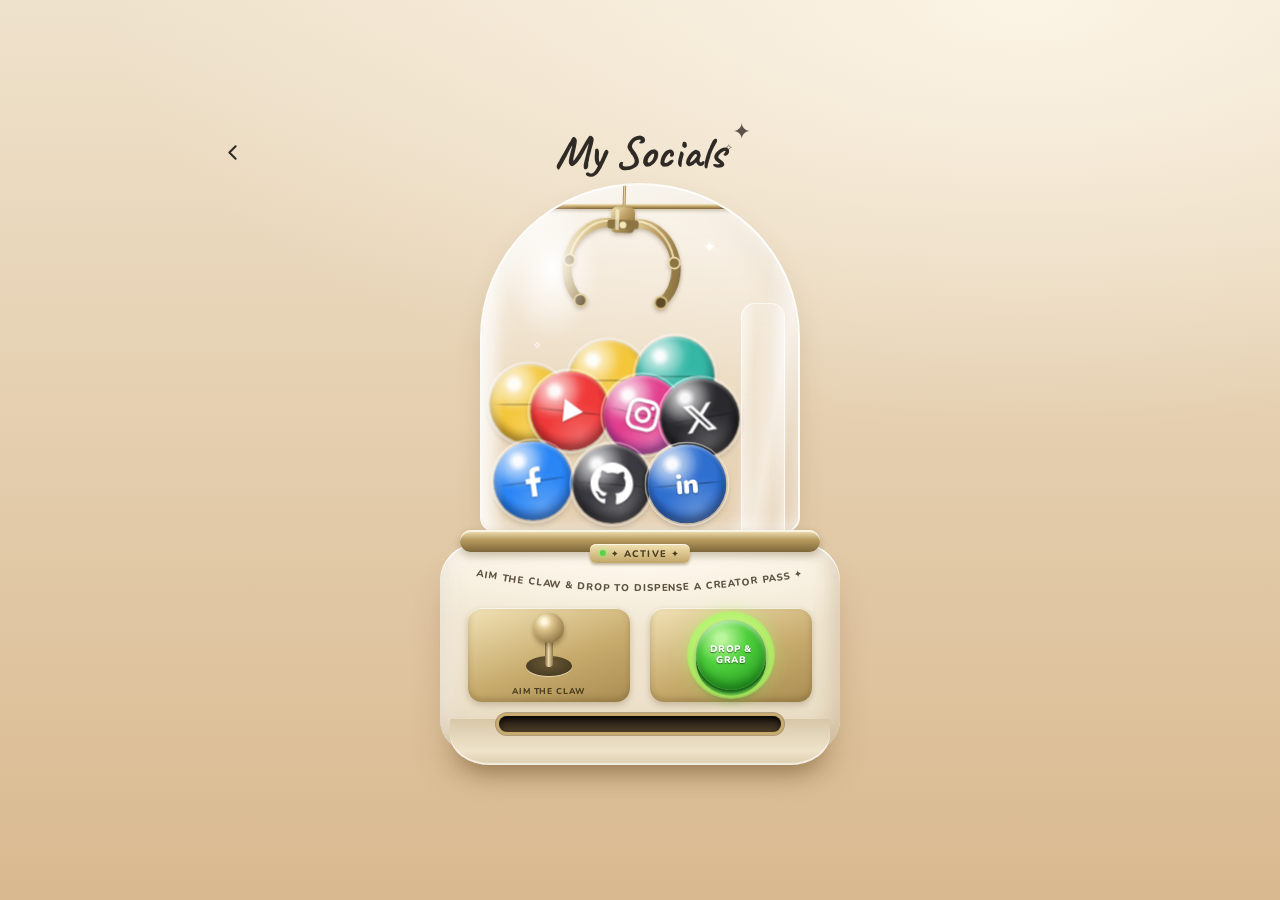
<file: social.html>
<!DOCTYPE html>
<html lang="en">
<head>
  <meta charset="UTF-8" />
  <meta name="viewport" content="width=device-width, initial-scale=1.0" />
  <title>Socials — ALIF.</title>
  <link rel="preconnect" href="https://fonts.googleapis.com" />
  <link rel="preconnect" href="https://fonts.gstatic.com" crossorigin />
  <link href="https://fonts.googleapis.com/css2?family=Caveat:wght@500;700&family=Nunito:wght@400;600;700;800;900&display=swap" rel="stylesheet" />
  <link rel="stylesheet" href="./social.css" />
  <script src="./social.js" defer></script>
</head>
<body>
  <main class="social">
    <header class="top">
      <a class="back" href="./index.html" aria-label="Back to home">
        <svg viewBox="0 0 24 24" aria-hidden="true"><path d="m15 18-6-6 6-6"></path></svg>
      </a>
      <h1 class="title">My Socials<span class="sparkle" aria-hidden="true">✦<small>✧</small></span></h1>
    </header>

    <section class="machine" id="machine" aria-label="Social claw machine">
      <div class="dome" id="dome">
        <i class="rail" aria-hidden="true"></i>
        <div class="chute" aria-hidden="true"><i class="streak" id="streak"></i></div>
        <div class="pile" id="pile"></div>
        <div class="carriage" id="carriage" aria-hidden="true">
          <i class="cable" id="cable"></i>
          <div class="head is-open" id="head">
            <svg class="fingers" viewBox="0 0 80 84">
              <defs>
                <linearGradient id="brass" x1="0" y1="0" x2="1" y2="1">
                  <stop offset="0" stop-color="#f1dfae" /><stop offset=".5" stop-color="#b79a5e" /><stop offset="1" stop-color="#7d6638" />
                </linearGradient>
              </defs>
              <g class="finger finger--l">
                <path class="f-body" d="M40 12 C12 12 4 38 9 56 C12 66 18 73 26 77" />
                <path class="f-hi" d="M38 10.5 C13 11 5.5 37 9.5 54" />
                <circle class="f-joint" cx="9" cy="50" r="4.2" />
                <circle class="f-tip" cx="26.5" cy="77" r="4.6" />
              </g>
              <g class="finger finger--r">
                <path class="f-body" d="M40 12 C68 12 76 38 71 56 C68 66 62 73 54 77" />
                <path class="f-hi" d="M42 10.5 C67 11 74.5 37 70.5 54" />
                <circle class="f-joint" cx="71" cy="50" r="4.2" />
                <circle class="f-tip" cx="53.5" cy="77" r="4.6" />
              </g>
              <rect x="31" y="-2" width="18" height="20" rx="4" fill="url(#brass)" />
              <rect x="28" y="8" width="24" height="7" rx="2.5" fill="#8d7443" />
              <rect x="34" y="0" width="3" height="16" rx="1.5" fill="#fff6d6" opacity=".7" />
              <circle cx="40" cy="12" r="2.6" fill="#f6e8bd" />
            </svg>
          </div>
        </div>
        <i class="pop" id="pop" aria-hidden="true"></i>
        <i class="glass" aria-hidden="true"></i>
        <i class="twinkle t1" aria-hidden="true">✦</i><i class="twinkle t2" aria-hidden="true">✧</i>
      </div>

      <div class="collar" aria-hidden="true"><span class="plate"><i class="led"></i>✦ ACTIVE ✦</span></div>

      <div class="base">
        <svg class="arc" viewBox="0 0 300 34" aria-hidden="true">
          <path id="arcPath" d="M8 10 Q150 36 292 10" fill="none" />
          <text><textPath href="#arcPath" startOffset="50%" text-anchor="middle">AIM THE CLAW &amp; DROP TO DISPENSE A CREATOR PASS ✦</textPath></text>
        </svg>

        <div class="controls">
          <div class="stick-plate">
            <button class="stick-zone" id="stick" type="button" role="slider" aria-label="Aim the claw" aria-valuemin="0" aria-valuemax="100" aria-valuenow="50">
              <span class="stick-boot"></span>
              <span class="stick"><i class="rod"></i><i class="knob"></i></span>
            </button>
            <span class="stick-label">AIM THE CLAW</span>
          </div>
          <div class="grab-plate">
            <button class="grab" id="grab" type="button"><span>DROP &amp;<br />GRAB</span></button>
          </div>
        </div>

        <div class="dispenser">
          <div class="slot" aria-hidden="true"></div>
          <i class="spark s1" aria-hidden="true">✦</i><i class="spark s2" aria-hidden="true">✧</i><i class="spark s3" aria-hidden="true">✦</i><i class="spark s4" aria-hidden="true">✧</i>
          <div class="receipt-clip">
            <div class="receipt" id="receipt" aria-live="polite">
              <p class="r-title">ALIF'S CREATOR PASS</p>
              <p class="r-handle"><span class="r-icon" id="rIcon"></span><b id="rHandle"></b></p>
              <p class="r-note" id="rNote"></p>
              <a class="r-open" id="rOpen" href="#" target="_blank" rel="noopener">OPEN PASS <span aria-hidden="true">↗</span></a>
            </div>
          </div>
        </div>
      </div>
    </section>
  </main>
</body>
</html>
</file>
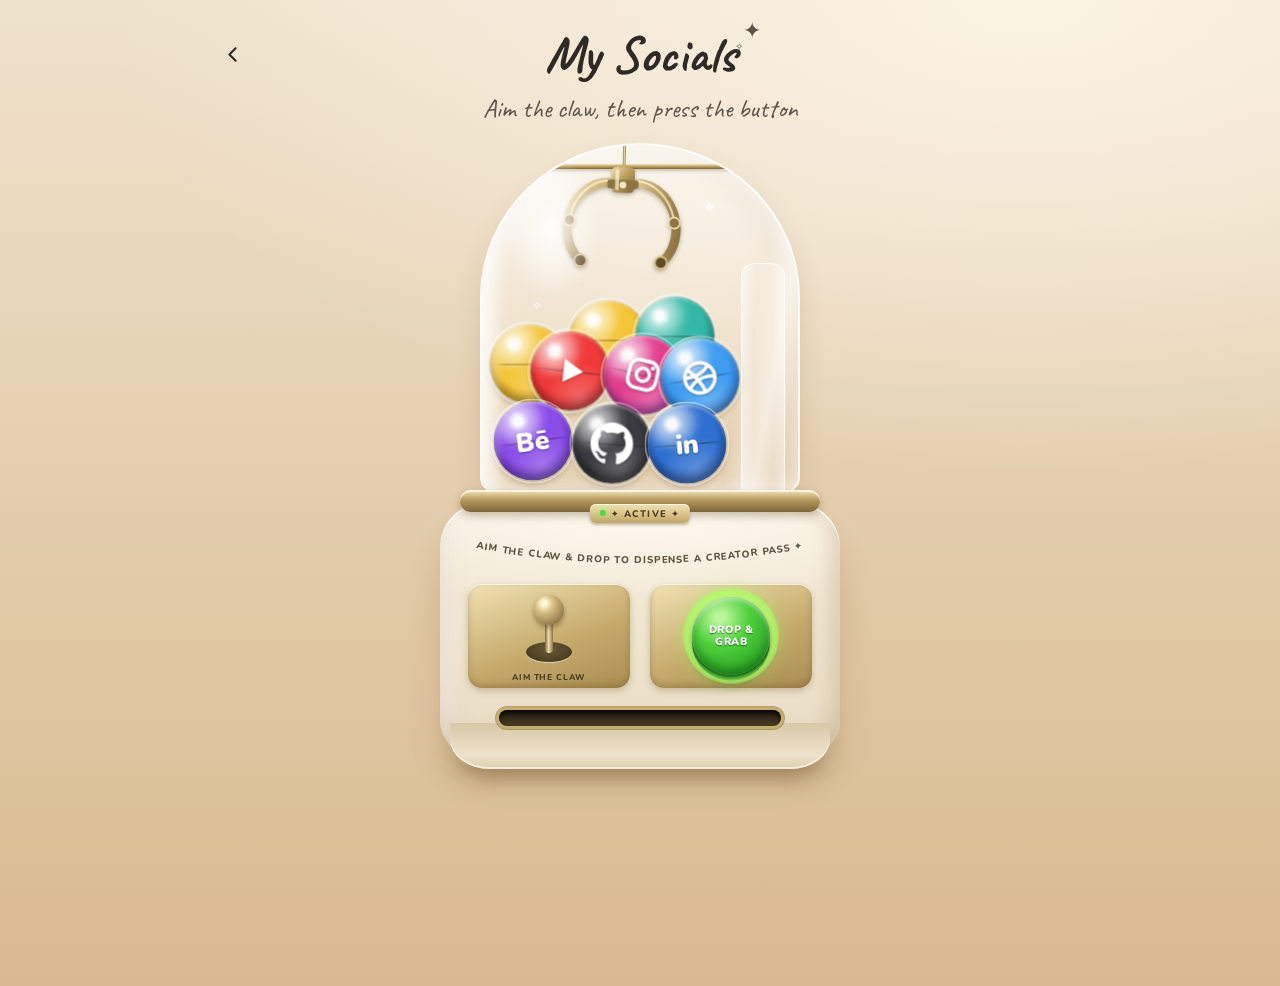
<file: social_v2.html>
<!DOCTYPE html>
<html lang="en">
<head>
  <meta charset="UTF-8" />
  <meta name="viewport" content="width=device-width, initial-scale=1.0" />
  <title>Socials — ALIF.</title>
  <link rel="preconnect" href="https://fonts.googleapis.com" />
  <link rel="preconnect" href="https://fonts.gstatic.com" crossorigin />
  <link href="https://fonts.googleapis.com/css2?family=Caveat:wght@500;700&family=Nunito:wght@400;600;700;800;900&display=swap" rel="stylesheet" />
  <link rel="stylesheet" href="./social_v2.css" />
  <script src="./social_v2.js" defer></script>
</head>
<body>
  <main class="social">
    <header class="top">
      <a class="back" href="./index.html" aria-label="Back to home">
        <svg viewBox="0 0 24 24" aria-hidden="true"><path d="m15 18-6-6 6-6"></path></svg>
      </a>
      <h1 class="title">My Socials<span class="sparkle" aria-hidden="true">✦<small>✧</small></span></h1>
    </header>
    <p class="hint" id="hint">Aim the claw, then press the button</p>

    <section class="machine" id="machine" aria-label="Social claw machine">
      <div class="dome" id="dome">
        <i class="rail" aria-hidden="true"></i>
        <div class="chute" aria-hidden="true"><i class="streak" id="streak"></i></div>
        <div class="pile" id="pile"></div>
        <div class="carriage" id="carriage" aria-hidden="true">
          <i class="cable" id="cable"></i>
          <div class="head is-open" id="head">
            <svg class="fingers" viewBox="0 0 80 84">
              <defs>
                <linearGradient id="brass" x1="0" y1="0" x2="1" y2="1">
                  <stop offset="0" stop-color="#f1dfae" /><stop offset=".5" stop-color="#b79a5e" /><stop offset="1" stop-color="#7d6638" />
                </linearGradient>
              </defs>
              <g class="finger finger--l">
                <path class="f-body" d="M40 12 C12 12 4 38 9 56 C12 66 18 73 26 77" />
                <path class="f-hi" d="M38 10.5 C13 11 5.5 37 9.5 54" />
                <circle class="f-joint" cx="9" cy="50" r="4.2" />
                <circle class="f-tip" cx="26.5" cy="77" r="4.6" />
              </g>
              <g class="finger finger--r">
                <path class="f-body" d="M40 12 C68 12 76 38 71 56 C68 66 62 73 54 77" />
                <path class="f-hi" d="M42 10.5 C67 11 74.5 37 70.5 54" />
                <circle class="f-joint" cx="71" cy="50" r="4.2" />
                <circle class="f-tip" cx="53.5" cy="77" r="4.6" />
              </g>
              <rect x="31" y="-2" width="18" height="20" rx="4" fill="url(#brass)" />
              <rect x="28" y="8" width="24" height="7" rx="2.5" fill="#8d7443" />
              <rect x="34" y="0" width="3" height="16" rx="1.5" fill="#fff6d6" opacity=".7" />
              <circle cx="40" cy="12" r="2.6" fill="#f6e8bd" />
            </svg>
          </div>
        </div>
        <i class="pop" id="pop" aria-hidden="true"></i>
        <i class="glass" aria-hidden="true"></i>
        <i class="twinkle t1" aria-hidden="true">✦</i><i class="twinkle t2" aria-hidden="true">✧</i>
      </div>

      <div class="collar" aria-hidden="true"><span class="plate"><i class="led"></i>✦ ACTIVE ✦</span></div>

      <div class="base">
        <svg class="arc" viewBox="0 0 300 34" aria-hidden="true">
          <path id="arcPath" d="M8 10 Q150 36 292 10" fill="none" />
          <text><textPath href="#arcPath" startOffset="50%" text-anchor="middle">AIM THE CLAW &amp; DROP TO DISPENSE A CREATOR PASS ✦</textPath></text>
        </svg>

        <div class="controls">
          <div class="stick-plate">
            <button class="stick-zone" id="stick" type="button" role="slider" aria-label="Aim the claw" aria-valuemin="0" aria-valuemax="100" aria-valuenow="50">
              <span class="stick-boot"></span>
              <span class="stick"><i class="rod"></i><i class="knob"></i></span>
            </button>
            <span class="stick-label">AIM THE CLAW</span>
          </div>
          <div class="grab-plate">
            <button class="grab" id="grab" type="button"><span>DROP &amp;<br />GRAB</span></button>
          </div>
        </div>

        <div class="dispenser">
          <div class="slot" aria-hidden="true"></div>
          <i class="spark s1" aria-hidden="true">✦</i><i class="spark s2" aria-hidden="true">✧</i><i class="spark s3" aria-hidden="true">✦</i><i class="spark s4" aria-hidden="true">✧</i>
          <div class="receipt-clip">
            <div class="receipt" id="receipt" aria-live="polite">
              <p class="r-title">ALIF'S CREATOR PASS</p>
              <p class="r-handle"><span class="r-icon" id="rIcon"></span><b id="rHandle"></b></p>
              <p class="r-note" id="rNote"></p>
              <a class="r-open" id="rOpen" href="#" target="_blank" rel="noopener">OPEN PASS <span aria-hidden="true">↗</span></a>
            </div>
          </div>
        </div>
      </div>
    </section>
  </main>
</body>
</html>
</file>
<file: social.css>
:root {
  --ink: #2f2a26;
  --ink-soft: #5b524a;
  --cream: #f6eedd;
  --cream-2: #e9dcc3;
  --brass-1: #f1dfae;
  --brass-2: #b79a5e;
  --brass-3: #7d6638;
  --hand: "Caveat", cursive;
  --sans: "Nunito", system-ui, sans-serif;
}

*, *::before, *::after { box-sizing: border-box; }
html, body { min-height: 100%; margin: 0; }
body {
  font-family: var(--sans);
  color: var(--ink);
  background:
    radial-gradient(120% 80% at 80% 0%, #fbf3e4 0%, transparent 60%),
    linear-gradient(180deg, #efe2cc 0%, #d9b98f 100%);
  min-height: 100vh;
  overflow-x: hidden;
  -webkit-tap-highlight-color: transparent;
}
button { font: inherit; color: inherit; background: none; border: 0; padding: 0; cursor: pointer; }
i { font-style: normal; }

.social {
  width: 100%;
  max-width: 900px;
  margin: 0 auto;
  padding: 28px 0 40px;
  display: flex;
  flex-direction: column;
  align-items: center;
}

/* ---------- header (same as the projects page) ---------- */
.top { position: relative; width: 100%; display: flex; justify-content: center; align-items: center; padding: 0 56px; }
.back { position: absolute; left: 20px; top: 50%; translate: 0 -50%; width: 44px; height: 44px; display: grid; place-items: center; border-radius: 50%; color: var(--ink); }
.back:hover { background: rgba(255,255,255,.4); }
.back svg { width: 25px; height: 25px; fill: none; stroke: currentColor; stroke-width: 2; stroke-linecap: round; stroke-linejoin: round; }
.title { position: relative; margin: 0; font-family: var(--hand); font-size: clamp(38px, 9vw, 52px); line-height: 1; font-weight: 700; }
.sparkle { position: absolute; top: -8px; right: -26px; font-family: var(--sans); font-size: 22px; color: var(--ink-soft); }
.sparkle small { position: absolute; left: -8px; top: 22px; font-size: 10px; }
.hint { margin: 12px 0 0; font-family: var(--hand); font-size: clamp(20px, 5.4vw, 26px); color: var(--ink-soft); text-align: center; }

/* ---------- machine ---------- */
.machine {
  position: relative;
  width: min(88vw, 400px);
  margin: 18px auto 0;
  padding-bottom: 190px;            /* room for the receipt to slide out */
  user-select: none;
  -webkit-user-select: none;
}

/* glass dome */
.dome {
  position: relative;
  z-index: 1;
  width: 80%;
  margin: 0 auto;
  aspect-ratio: 1 / 1.1;
  border-radius: 50% 50% 7% 7% / 44% 44% 5% 5%;
  overflow: hidden;
  touch-action: none;
  cursor: ew-resize;
  background:
    radial-gradient(90% 70% at 50% 100%, rgba(214,188,150,.38), transparent 70%),
    linear-gradient(180deg, rgba(255,255,255,.62), rgba(255,250,240,.28) 55%, rgba(240,226,200,.4));
  border: 2px solid rgba(255,255,255,.85);
  box-shadow:
    inset 0 0 26px rgba(255,255,255,.75),
    inset -16px 0 26px rgba(176,146,104,.16),
    inset 14px 0 22px rgba(255,255,255,.4),
    0 14px 30px -8px rgba(120,90,50,.28);
}
.glass { position: absolute; inset: 0; z-index: 9; pointer-events: none; border-radius: inherit;
  background:
    radial-gradient(22% 30% at 22% 24%, rgba(255,255,255,.95), rgba(255,255,255,0) 70%),
    linear-gradient(100deg, transparent 80%, rgba(255,255,255,.5) 88%, transparent 94%),
    linear-gradient(90deg, rgba(255,255,255,.55), transparent 7%);
}

/* drop chute on the right */
.chute { position: absolute; z-index: 0; left: 82%; width: 14%; top: 34%; bottom: 0;
  border-radius: 14px 14px 0 0;
  background: linear-gradient(90deg, rgba(255,255,255,.55), rgba(255,255,255,.12) 30%, rgba(255,255,255,.12) 70%, rgba(255,255,255,.5));
  border: 1px solid rgba(255,255,255,.7); border-bottom: 0; }
.streak { position: absolute; inset: 0; border-radius: inherit; opacity: 0;
  background: linear-gradient(180deg, transparent, var(--streak, #8a4de8) 55%, rgba(255,255,255,.9)); filter: blur(5px); }
.streak.is-on { animation: streak .5s ease-out; }
@keyframes streak { 0% { opacity: 0; } 35% { opacity: .55; } 100% { opacity: 0; } }

.pop { position: absolute; z-index: 8; left: 89%; bottom: 3%; width: 30%; aspect-ratio: 1; translate: -50% 30%; pointer-events: none; opacity: 0; border-radius: 50%;
  background:
    radial-gradient(circle, rgba(255,255,255,.95) 0 14%, rgba(255,226,140,.7) 26%, transparent 55%),
    repeating-conic-gradient(from 8deg, rgba(255,255,255,.95) 0 5deg, transparent 5deg 30deg);
  -webkit-mask: radial-gradient(circle, #000 0 62%, transparent 70%); mask: radial-gradient(circle, #000 0 62%, transparent 70%); }
.pop.is-on { animation: pop .45s ease-out; }
@keyframes pop { 0% { opacity: 0; transform: scale(.3); } 30% { opacity: 1; } 100% { opacity: 0; transform: scale(1.35); } }

/* capsules */
.pile { position: absolute; inset: 0; }
.capsule {
  --c: #7b3fe4; --c2: #3d1a86;
  position: absolute;
  width: 25%;
  aspect-ratio: 1;
  translate: -50% -50%;
  border-radius: 50%;
  display: grid;
  place-items: center;
  background:
    radial-gradient(circle at 31% 25%, rgba(255,255,255,.95) 0 5%, rgba(255,255,255,.4) 13%, transparent 32%),
    radial-gradient(circle at 62% 82%, rgba(255,255,255,.22), transparent 42%),
    radial-gradient(circle at 46% 40%, var(--c) 0 50%, var(--c2) 100%);
  box-shadow: inset 0 -5px 9px rgba(0,0,0,.3), inset 0 2px 3px rgba(255,255,255,.35), 0 4px 6px rgba(70,45,20,.28);
  will-change: transform;
}
.capsule svg { width: 54%; height: 54%; rotate: var(--r, 0deg); fill: #fff; filter: drop-shadow(0 1px 1px rgba(0,0,0,.3)); }
.capsule svg .ln { fill: none; stroke: #fff; stroke-width: 2; stroke-linecap: round; }
.capsule svg text { font: 900 15px/1 var(--sans); }
.capsule.is-held { left: 50% !important; top: 59.5% !important; width: 75.8%; z-index: 1 !important; }
.capsule.is-gone { visibility: hidden; }

/* claw */
.carriage { position: absolute; left: 0; top: 0; width: 0; height: 100%; z-index: 6; transform-origin: 0 0; pointer-events: none; will-change: transform; }
.cable { position: absolute; left: -1.5px; top: 0; width: 3px; height: 100%; transform-origin: 50% 0; border-radius: 2px;
  background: linear-gradient(90deg, #8d7443, #e9d6a2, #8d7443); will-change: transform; }
.head { position: absolute; left: 0; top: 0; width: var(--head-w, 100px); height: calc(var(--head-w, 100px) * 1.05); translate: -50% 0; will-change: transform; }
.fingers { position: absolute; z-index: 2; inset: 0; width: 100%; height: 100%; overflow: visible; filter: drop-shadow(0 2px 2px rgba(60,40,10,.3)); }
.finger { transform-origin: 40px 12px; transform-box: view-box; transition: transform .16s ease-out; }
.f-body { fill: none; stroke: url(#brass); stroke-width: 7; stroke-linecap: round; }
.f-hi { fill: none; stroke: #fff3cf; stroke-width: 1.6; stroke-linecap: round; opacity: .75; }
.f-joint { fill: #8d7443; stroke: #f1dfae; stroke-width: 1.2; }
.f-tip { fill: #5f4c26; stroke: #d9c188; stroke-width: 1.4; }
.head.is-open .finger--l { transform: rotate(16deg); }
.head.is-open .finger--r { transform: rotate(-16deg); }

/* brass collar */
.collar { position: relative; z-index: 2; width: 90%; height: 22px; margin: -5px auto 0; border-radius: 12px;
  background: linear-gradient(180deg, #f6e8bd 0%, var(--brass-2) 45%, var(--brass-3) 100%);
  box-shadow: inset 0 2px 0 rgba(255,255,255,.65), 0 4px 8px rgba(90,65,25,.3); }
.plate { position: absolute; left: 50%; top: 62%; translate: -50% 0; display: inline-flex; align-items: center; gap: 5px; padding: 3px 10px;
  font-size: 9.5px; font-weight: 800; letter-spacing: .12em; color: #4a3d1f; white-space: nowrap; border-radius: 6px;
  background: linear-gradient(180deg, #f3e3b3, #c2a567); box-shadow: inset 0 1px 0 rgba(255,255,255,.7), 0 2px 3px rgba(90,65,25,.35); }
.led { width: 6px; height: 6px; border-radius: 50%; background: #58d24a; box-shadow: 0 0 6px #7dff66; }
.machine.is-busy .led { animation: led .35s steps(2) infinite; }
@keyframes led { 50% { opacity: .25; } }

/* cream body */
.base { position: relative; z-index: 1; margin-top: -9px; padding: 34px 7% 30px;
  border-radius: 44px 44px 36px 36px;
  background:
    radial-gradient(120% 60% at 50% 0%, #fffaf0, transparent 70%),
    linear-gradient(180deg, var(--cream) 0%, var(--cream-2) 100%);
  box-shadow: inset 0 2px 0 #fff, inset 0 -18px 26px rgba(170,138,96,.28), inset 10px 0 18px rgba(255,255,255,.5), inset -10px 0 18px rgba(170,138,96,.15), 0 26px 38px -14px rgba(110,80,40,.45); }
.arc { display: block; width: 100%; height: auto; overflow: visible; }
.arc text { font: 800 8.6px var(--sans); letter-spacing: .09em; fill: #5d5140; }

.controls { display: grid; grid-template-columns: 1fr 1fr; gap: 6%; align-items: center; margin-top: 8px; }
.stick-plate, .grab-plate { position: relative; height: 104px; border-radius: 14px;
  background: linear-gradient(160deg, #f1e2b6, #c8ac6e 55%, #a98d52);
  box-shadow: inset 0 1px 0 rgba(255,255,255,.75), inset 0 -3px 6px rgba(90,65,25,.3), 0 3px 6px rgba(90,65,25,.25); }
.stick-zone { position: absolute; inset: 0 0 18px; display: block; width: 100%; touch-action: none; cursor: grab; border-radius: 14px; }
.stick-zone:active { cursor: grabbing; }
.stick-zone:focus-visible, .grab:focus-visible, .r-open:focus-visible { outline: 3px solid #7a5cf0; outline-offset: 3px; }
.stick-boot { position: absolute; left: 50%; bottom: 8px; width: 46px; height: 20px; translate: -50% 0; border-radius: 50%;
  background: radial-gradient(ellipse at 50% 35%, #6b5a36, #3d321b); box-shadow: 0 1px 0 rgba(255,255,255,.5); }
.stick { position: absolute; left: 50%; bottom: 17px; width: 0; height: 58px; transform-origin: 50% 100%; transform: rotate(var(--tilt, 0deg)); transition: transform .25s cubic-bezier(.3,1.6,.5,1); }
.stick-zone.is-held .stick { transition: none; }
.rod { position: absolute; left: -4px; bottom: 0; width: 8px; height: 46px; border-radius: 4px; background: linear-gradient(90deg, #7d6638, #ecdcae 45%, #8d7443); }
.knob { position: absolute; left: -15px; top: 0; width: 30px; height: 30px; border-radius: 50%;
  background: radial-gradient(circle at 34% 28%, #fff7dc 0 8%, #d9c188 30%, #8d7443 80%, #5f4c26); box-shadow: 0 3px 5px rgba(60,40,10,.4); }
.stick-label { position: absolute; left: 0; right: 0; bottom: 5px; text-align: center; font-size: 8.5px; font-weight: 800; letter-spacing: .1em; color: #4a3d1f; pointer-events: none; }

.grab-plate { display: grid; place-items: center; }
.grab { position: relative; width: 78px; height: 78px; border-radius: 50%; color: #fff;
  background: radial-gradient(circle at 36% 26%, #b9f59a 0 6%, #4fd03c 38%, #1f8f1f 100%);
  box-shadow: inset 0 -6px 10px rgba(0,70,0,.45), inset 0 3px 4px rgba(255,255,255,.5), 0 6px 0 #17691a, 0 9px 10px rgba(40,70,20,.4), 0 0 0 5px rgba(190,255,120,.55), 0 0 18px 6px rgba(150,255,90,.55);
  transition: transform .08s ease, box-shadow .08s ease; }
.grab span { display: block; font-size: 10.5px; font-weight: 900; letter-spacing: .06em; line-height: 1.15; text-shadow: 0 1px 1px rgba(0,60,0,.6); }
.grab:active, .machine.is-busy .grab { transform: translateY(4px);
  box-shadow: inset 0 -6px 10px rgba(0,70,0,.45), inset 0 3px 4px rgba(255,255,255,.5), 0 2px 0 #17691a, 0 4px 6px rgba(40,70,20,.4), 0 0 0 5px rgba(190,255,120,.55), 0 0 18px 6px rgba(150,255,90,.55); }
.grab::after { content: ""; position: absolute; inset: -12px; border-radius: 50%; border: 3px solid rgba(214,255,150,.95); opacity: 0; pointer-events: none; }
.grab.is-glow::after { animation: ring .7s ease-out; }
@keyframes ring { 0% { opacity: .95; transform: scale(.8); } 100% { opacity: 0; transform: scale(1.45); } }

/* receipt */
.dispenser { position: relative; height: 16px; margin: 22px 9% 0; }
.slot { position: absolute; inset: 0; border-radius: 10px; background: linear-gradient(180deg, #1c1610, #4a3c26);
  box-shadow: 0 0 0 3px #c8ac6e, 0 0 0 4px rgba(90,65,25,.4), inset 0 3px 5px rgba(0,0,0,.7); }
.receipt-clip { position: absolute; z-index: 3; left: 5%; right: 5%; top: 8px; height: 230px; overflow: hidden; pointer-events: none; }
.receipt { position: relative; padding: 16px 12px 26px; text-align: center; background: linear-gradient(180deg, #e9e2d3 0, #fffdf8 14px, #fbf7ee 100%);
  transform: translateY(-104%); transition: transform .6s cubic-bezier(.25,.9,.3,1);
  filter: drop-shadow(0 8px 8px rgba(90,65,25,.28));
  --zig: conic-gradient(from -45deg at bottom, #0000, #000 1deg 89deg, #0000 90deg) 50% 100% / 14px 8px repeat-x;
  -webkit-mask: var(--zig), linear-gradient(#000 0 0) top / 100% calc(100% - 8px) no-repeat;
  mask: var(--zig), linear-gradient(#000 0 0) top / 100% calc(100% - 8px) no-repeat; }
.receipt.is-out { transform: translateY(0); pointer-events: auto; }
.receipt p { margin: 0; }
.r-title { font-size: 14px; font-weight: 900; letter-spacing: .06em; }
.r-handle { display: flex; align-items: center; justify-content: center; gap: 8px; margin-top: 8px !important; font-size: 17px; }
.r-handle b { font-weight: 700; overflow-wrap: anywhere; }
.r-icon { flex: none; width: 28px; height: 28px; border-radius: 8px; display: grid; place-items: center; background: var(--c, #333); }
.r-icon svg { width: 68%; height: 68%; fill: #fff; }
.r-icon svg .ln { fill: none; stroke: #fff; stroke-width: 2; stroke-linecap: round; }
.r-icon svg text { font: 900 15px/1 var(--sans); }
.r-note { margin-top: 5px !important; font-size: 13.5px; font-weight: 600; color: var(--ink-soft); }
.r-open { display: inline-block; margin-top: 11px; padding: 8px 22px; border-radius: 999px; font-size: 13px; font-weight: 800; letter-spacing: .08em; color: #3a2f5e; text-decoration: none;
  background: linear-gradient(180deg, #f1ebff, #cfc2f3); box-shadow: inset 0 1px 0 #fff, 0 0 0 2px #b9a3f5, 0 0 12px rgba(160,130,255,.65); }
.r-open:active { transform: translateY(1px); }

/* ---------- extra polish ---------- */
.rail { position: absolute; z-index: 5; left: 0; right: 0; top: 5.5%; height: 5px; pointer-events: none;
  background: linear-gradient(180deg, #f6e8bd, #b79a5e 55%, #7d6638); box-shadow: 0 2px 3px rgba(90,65,25,.25); }
.capsule::after { content: ""; position: absolute; inset: -4%; border-radius: 50%; pointer-events: none;
  background: radial-gradient(circle at 30% 22%, rgba(255,255,255,.5), transparent 38%);
  box-shadow: inset 0 0 0 1.5px rgba(255,255,255,.4), inset 0 -3px 5px rgba(255,255,255,.18); }
.capsule::before { content: ""; position: absolute; left: 4%; right: 4%; top: 49%; height: 2px; border-radius: 2px; pointer-events: none;
  background: linear-gradient(90deg, transparent, rgba(0,0,0,.22) 20%, rgba(0,0,0,.22) 80%, transparent); rotate: var(--r, 0deg); }
.capsule svg { position: relative; z-index: 1; }
.twinkle { position: absolute; z-index: 10; color: #fff; pointer-events: none; text-shadow: 0 0 6px rgba(255,255,255,.9); animation: twinkle 3.2s ease-in-out infinite; }
.twinkle.t1 { left: 70%; top: 15%; font-size: 15px; }
.twinkle.t2 { left: 16%; top: 44%; font-size: 11px; animation-delay: -1.5s; }
@keyframes twinkle { 0%, 100% { opacity: 0; transform: scale(.5) rotate(0deg); } 50% { opacity: 1; transform: scale(1) rotate(25deg); } }
.grab::before { content: ""; position: absolute; inset: -9px; border-radius: 50%; pointer-events: none;
  background: radial-gradient(circle, transparent 58%, rgba(170,255,100,.75) 66%, transparent 76%); animation: breathe 1.9s ease-in-out infinite; }
.machine.is-busy .grab::before { animation: none; opacity: .3; }
@keyframes breathe { 0%, 100% { opacity: .35; transform: scale(.96); } 50% { opacity: 1; transform: scale(1.06); } }
.base::after { content: ""; position: absolute; z-index: -1; left: 2.5%; right: 2.5%; bottom: -13px; height: 46px; border-radius: 0 0 40px 40px / 0 0 30px 30px;
  background: linear-gradient(180deg, #d8c8a8, #efe3cb 70%, #dccdae); box-shadow: 0 16px 22px -10px rgba(110,80,40,.5), inset 0 -2px 0 rgba(255,255,255,.6); }
.spark { position: absolute; z-index: 4; color: #fff; font-size: 16px; opacity: 0; pointer-events: none; text-shadow: 0 0 8px #fff, 0 0 3px rgba(190,160,255,.9); }
.s1 { left: -7%; top: 48px; } .s2 { right: -6%; top: 28px; font-size: 13px; } .s3 { right: -9%; top: 118px; font-size: 19px; } .s4 { left: -4%; top: 132px; font-size: 12px; }
.machine.has-pass .spark { animation: twinkle 1.7s ease-in-out .45s infinite; }
.machine.has-pass .s2 { animation-delay: .8s; } .machine.has-pass .s3 { animation-delay: 1.15s; } .machine.has-pass .s4 { animation-delay: 1.5s; }
.receipt::before { content: ""; position: absolute; left: 8%; right: 8%; top: 37px; border-top: 1.5px dashed rgba(90,70,50,.3); }
.r-handle { margin-top: 13px !important; }

@media (prefers-reduced-motion: reduce) {
  .twinkle, .spark, .grab::before { animation: none !important; }
  .receipt { transition-duration: .01ms; }
  .machine.is-busy .led { animation: none; }
}

/* ---------- fit the whole machine + ticket on one phone screen ---------- */
.social { padding: 12px 0 10px; }
.back { top: 50%; }
.title { font-size: clamp(32px, 8vw, 46px); }
.machine {
  width: clamp(215px, calc((100vh - 396px) / 0.98), min(88vw, 400px));
  width: clamp(215px, calc((100dvh - 396px) / 0.98), min(88vw, 400px));
  margin-top: 8px;
  padding-bottom: 122px;            /* room for the ticket to slide out */
}
.base { padding: 22px 7% 20px; border-radius: 38px 38px 32px 32px; }
.controls { margin-top: 4px; }
.stick-plate, .grab-plate { height: 94px; }
.stick { height: 54px; }
.rod { height: 42px; }
.grab { width: 70px; height: 70px; }
.grab span { font-size: 9.5px; }
.dispenser { margin-top: 14px; }
.receipt-clip { height: 200px; }
.receipt { padding: 12px 12px 20px; }
.receipt::before { top: 32px; }
.r-handle { margin-top: 12px !important; font-size: 16px; }
.r-note { margin-top: 3px !important; font-size: 13px; }
.r-open { margin-top: 8px; padding: 7px 20px; }
.s3 { top: 96px; } .s4 { top: 104px; }
.r-title { white-space: nowrap; font-size: clamp(10px, 3.1vw, 14px); letter-spacing: .03em; }
.r-open { white-space: nowrap; }

/* ---------- sit everything lower so the ticket ends near the bottom of the screen ---------- */
.social {
  min-height: 100vh;
  min-height: 100dvh;
  justify-content: flex-end;
  padding-bottom: 26px;
}
.receipt-clip { height: 176px; }
</file>
<file: social_v2.css>
:root {
  --ink: #2f2a26;
  --ink-soft: #5b524a;
  --cream: #f6eedd;
  --cream-2: #e9dcc3;
  --brass-1: #f1dfae;
  --brass-2: #b79a5e;
  --brass-3: #7d6638;
  --hand: "Caveat", cursive;
  --sans: "Nunito", system-ui, sans-serif;
}

*, *::before, *::after { box-sizing: border-box; }
html, body { min-height: 100%; margin: 0; }
body {
  font-family: var(--sans);
  color: var(--ink);
  background:
    radial-gradient(120% 80% at 80% 0%, #fbf3e4 0%, transparent 60%),
    linear-gradient(180deg, #efe2cc 0%, #d9b98f 100%);
  min-height: 100vh;
  overflow-x: hidden;
  -webkit-tap-highlight-color: transparent;
}
button { font: inherit; color: inherit; background: none; border: 0; padding: 0; cursor: pointer; }
i { font-style: normal; }

.social {
  width: 100%;
  max-width: 900px;
  margin: 0 auto;
  padding: 28px 0 40px;
  display: flex;
  flex-direction: column;
  align-items: center;
}

/* ---------- header (same as the projects page) ---------- */
.top { position: relative; width: 100%; display: flex; justify-content: center; align-items: center; padding: 0 56px; }
.back { position: absolute; left: 20px; top: 50%; translate: 0 -50%; width: 44px; height: 44px; display: grid; place-items: center; border-radius: 50%; color: var(--ink); }
.back:hover { background: rgba(255,255,255,.4); }
.back svg { width: 25px; height: 25px; fill: none; stroke: currentColor; stroke-width: 2; stroke-linecap: round; stroke-linejoin: round; }
.title { position: relative; margin: 0; font-family: var(--hand); font-size: clamp(38px, 9vw, 52px); line-height: 1; font-weight: 700; }
.sparkle { position: absolute; top: -8px; right: -26px; font-family: var(--sans); font-size: 22px; color: var(--ink-soft); }
.sparkle small { position: absolute; left: -8px; top: 22px; font-size: 10px; }
.hint { margin: 12px 0 0; font-family: var(--hand); font-size: clamp(20px, 5.4vw, 26px); color: var(--ink-soft); text-align: center; }

/* ---------- machine ---------- */
.machine {
  position: relative;
  width: min(88vw, 400px);
  margin: 18px auto 0;
  padding-bottom: 190px;            /* room for the receipt to slide out */
  user-select: none;
  -webkit-user-select: none;
}

/* glass dome */
.dome {
  position: relative;
  z-index: 1;
  width: 80%;
  margin: 0 auto;
  aspect-ratio: 1 / 1.1;
  border-radius: 50% 50% 7% 7% / 44% 44% 5% 5%;
  overflow: hidden;
  touch-action: none;
  cursor: ew-resize;
  background:
    radial-gradient(90% 70% at 50% 100%, rgba(214,188,150,.38), transparent 70%),
    linear-gradient(180deg, rgba(255,255,255,.62), rgba(255,250,240,.28) 55%, rgba(240,226,200,.4));
  border: 2px solid rgba(255,255,255,.85);
  box-shadow:
    inset 0 0 26px rgba(255,255,255,.75),
    inset -16px 0 26px rgba(176,146,104,.16),
    inset 14px 0 22px rgba(255,255,255,.4),
    0 14px 30px -8px rgba(120,90,50,.28);
}
.glass { position: absolute; inset: 0; z-index: 9; pointer-events: none; border-radius: inherit;
  background:
    radial-gradient(22% 30% at 22% 24%, rgba(255,255,255,.95), rgba(255,255,255,0) 70%),
    linear-gradient(100deg, transparent 80%, rgba(255,255,255,.5) 88%, transparent 94%),
    linear-gradient(90deg, rgba(255,255,255,.55), transparent 7%);
}

/* drop chute on the right */
.chute { position: absolute; z-index: 0; left: 82%; width: 14%; top: 34%; bottom: 0;
  border-radius: 14px 14px 0 0;
  background: linear-gradient(90deg, rgba(255,255,255,.55), rgba(255,255,255,.12) 30%, rgba(255,255,255,.12) 70%, rgba(255,255,255,.5));
  border: 1px solid rgba(255,255,255,.7); border-bottom: 0; }
.streak { position: absolute; inset: 0; border-radius: inherit; opacity: 0;
  background: linear-gradient(180deg, transparent, var(--streak, #8a4de8) 55%, rgba(255,255,255,.9)); filter: blur(5px); }
.streak.is-on { animation: streak .5s ease-out; }
@keyframes streak { 0% { opacity: 0; } 35% { opacity: .55; } 100% { opacity: 0; } }

.pop { position: absolute; z-index: 8; left: 89%; bottom: 3%; width: 30%; aspect-ratio: 1; translate: -50% 30%; pointer-events: none; opacity: 0; border-radius: 50%;
  background:
    radial-gradient(circle, rgba(255,255,255,.95) 0 14%, rgba(255,226,140,.7) 26%, transparent 55%),
    repeating-conic-gradient(from 8deg, rgba(255,255,255,.95) 0 5deg, transparent 5deg 30deg);
  -webkit-mask: radial-gradient(circle, #000 0 62%, transparent 70%); mask: radial-gradient(circle, #000 0 62%, transparent 70%); }
.pop.is-on { animation: pop .45s ease-out; }
@keyframes pop { 0% { opacity: 0; transform: scale(.3); } 30% { opacity: 1; } 100% { opacity: 0; transform: scale(1.35); } }

/* capsules */
.pile { position: absolute; inset: 0; }
.capsule {
  --c: #7b3fe4; --c2: #3d1a86;
  position: absolute;
  width: 25%;
  aspect-ratio: 1;
  translate: -50% -50%;
  border-radius: 50%;
  display: grid;
  place-items: center;
  background:
    radial-gradient(circle at 31% 25%, rgba(255,255,255,.95) 0 5%, rgba(255,255,255,.4) 13%, transparent 32%),
    radial-gradient(circle at 62% 82%, rgba(255,255,255,.22), transparent 42%),
    radial-gradient(circle at 46% 40%, var(--c) 0 50%, var(--c2) 100%);
  box-shadow: inset 0 -5px 9px rgba(0,0,0,.3), inset 0 2px 3px rgba(255,255,255,.35), 0 4px 6px rgba(70,45,20,.28);
  will-change: transform;
}
.capsule svg { width: 54%; height: 54%; rotate: var(--r, 0deg); fill: #fff; filter: drop-shadow(0 1px 1px rgba(0,0,0,.3)); }
.capsule svg .ln { fill: none; stroke: #fff; stroke-width: 2; stroke-linecap: round; }
.capsule svg text { font: 900 15px/1 var(--sans); }
.capsule.is-held { left: 50% !important; top: 59.5% !important; width: 75.8%; z-index: 1 !important; }
.capsule.is-gone { visibility: hidden; }

/* claw */
.carriage { position: absolute; left: 0; top: 0; width: 0; height: 100%; z-index: 6; transform-origin: 0 0; pointer-events: none; will-change: transform; }
.cable { position: absolute; left: -1.5px; top: 0; width: 3px; height: 100%; transform-origin: 50% 0; border-radius: 2px;
  background: linear-gradient(90deg, #8d7443, #e9d6a2, #8d7443); will-change: transform; }
.head { position: absolute; left: 0; top: 0; width: var(--head-w, 100px); height: calc(var(--head-w, 100px) * 1.05); translate: -50% 0; will-change: transform; }
.fingers { position: absolute; z-index: 2; inset: 0; width: 100%; height: 100%; overflow: visible; filter: drop-shadow(0 2px 2px rgba(60,40,10,.3)); }
.finger { transform-origin: 40px 12px; transform-box: view-box; transition: transform .16s ease-out; }
.f-body { fill: none; stroke: url(#brass); stroke-width: 7; stroke-linecap: round; }
.f-hi { fill: none; stroke: #fff3cf; stroke-width: 1.6; stroke-linecap: round; opacity: .75; }
.f-joint { fill: #8d7443; stroke: #f1dfae; stroke-width: 1.2; }
.f-tip { fill: #5f4c26; stroke: #d9c188; stroke-width: 1.4; }
.head.is-open .finger--l { transform: rotate(16deg); }
.head.is-open .finger--r { transform: rotate(-16deg); }

/* brass collar */
.collar { position: relative; z-index: 2; width: 90%; height: 22px; margin: -5px auto 0; border-radius: 12px;
  background: linear-gradient(180deg, #f6e8bd 0%, var(--brass-2) 45%, var(--brass-3) 100%);
  box-shadow: inset 0 2px 0 rgba(255,255,255,.65), 0 4px 8px rgba(90,65,25,.3); }
.plate { position: absolute; left: 50%; top: 62%; translate: -50% 0; display: inline-flex; align-items: center; gap: 5px; padding: 3px 10px;
  font-size: 9.5px; font-weight: 800; letter-spacing: .12em; color: #4a3d1f; white-space: nowrap; border-radius: 6px;
  background: linear-gradient(180deg, #f3e3b3, #c2a567); box-shadow: inset 0 1px 0 rgba(255,255,255,.7), 0 2px 3px rgba(90,65,25,.35); }
.led { width: 6px; height: 6px; border-radius: 50%; background: #58d24a; box-shadow: 0 0 6px #7dff66; }
.machine.is-busy .led { animation: led .35s steps(2) infinite; }
@keyframes led { 50% { opacity: .25; } }

/* cream body */
.base { position: relative; z-index: 1; margin-top: -9px; padding: 34px 7% 30px;
  border-radius: 44px 44px 36px 36px;
  background:
    radial-gradient(120% 60% at 50% 0%, #fffaf0, transparent 70%),
    linear-gradient(180deg, var(--cream) 0%, var(--cream-2) 100%);
  box-shadow: inset 0 2px 0 #fff, inset 0 -18px 26px rgba(170,138,96,.28), inset 10px 0 18px rgba(255,255,255,.5), inset -10px 0 18px rgba(170,138,96,.15), 0 26px 38px -14px rgba(110,80,40,.45); }
.arc { display: block; width: 100%; height: auto; overflow: visible; }
.arc text { font: 800 8.6px var(--sans); letter-spacing: .09em; fill: #5d5140; }

.controls { display: grid; grid-template-columns: 1fr 1fr; gap: 6%; align-items: center; margin-top: 8px; }
.stick-plate, .grab-plate { position: relative; height: 104px; border-radius: 14px;
  background: linear-gradient(160deg, #f1e2b6, #c8ac6e 55%, #a98d52);
  box-shadow: inset 0 1px 0 rgba(255,255,255,.75), inset 0 -3px 6px rgba(90,65,25,.3), 0 3px 6px rgba(90,65,25,.25); }
.stick-zone { position: absolute; inset: 0 0 18px; display: block; width: 100%; touch-action: none; cursor: grab; border-radius: 14px; }
.stick-zone:active { cursor: grabbing; }
.stick-zone:focus-visible, .grab:focus-visible, .r-open:focus-visible { outline: 3px solid #7a5cf0; outline-offset: 3px; }
.stick-boot { position: absolute; left: 50%; bottom: 8px; width: 46px; height: 20px; translate: -50% 0; border-radius: 50%;
  background: radial-gradient(ellipse at 50% 35%, #6b5a36, #3d321b); box-shadow: 0 1px 0 rgba(255,255,255,.5); }
.stick { position: absolute; left: 50%; bottom: 17px; width: 0; height: 58px; transform-origin: 50% 100%; transform: rotate(var(--tilt, 0deg)); transition: transform .25s cubic-bezier(.3,1.6,.5,1); }
.stick-zone.is-held .stick { transition: none; }
.rod { position: absolute; left: -4px; bottom: 0; width: 8px; height: 46px; border-radius: 4px; background: linear-gradient(90deg, #7d6638, #ecdcae 45%, #8d7443); }
.knob { position: absolute; left: -15px; top: 0; width: 30px; height: 30px; border-radius: 50%;
  background: radial-gradient(circle at 34% 28%, #fff7dc 0 8%, #d9c188 30%, #8d7443 80%, #5f4c26); box-shadow: 0 3px 5px rgba(60,40,10,.4); }
.stick-label { position: absolute; left: 0; right: 0; bottom: 5px; text-align: center; font-size: 8.5px; font-weight: 800; letter-spacing: .1em; color: #4a3d1f; pointer-events: none; }

.grab-plate { display: grid; place-items: center; }
.grab { position: relative; width: 78px; height: 78px; border-radius: 50%; color: #fff;
  background: radial-gradient(circle at 36% 26%, #b9f59a 0 6%, #4fd03c 38%, #1f8f1f 100%);
  box-shadow: inset 0 -6px 10px rgba(0,70,0,.45), inset 0 3px 4px rgba(255,255,255,.5), 0 6px 0 #17691a, 0 9px 10px rgba(40,70,20,.4), 0 0 0 5px rgba(190,255,120,.55), 0 0 18px 6px rgba(150,255,90,.55);
  transition: transform .08s ease, box-shadow .08s ease; }
.grab span { display: block; font-size: 10.5px; font-weight: 900; letter-spacing: .06em; line-height: 1.15; text-shadow: 0 1px 1px rgba(0,60,0,.6); }
.grab:active, .machine.is-busy .grab { transform: translateY(4px);
  box-shadow: inset 0 -6px 10px rgba(0,70,0,.45), inset 0 3px 4px rgba(255,255,255,.5), 0 2px 0 #17691a, 0 4px 6px rgba(40,70,20,.4), 0 0 0 5px rgba(190,255,120,.55), 0 0 18px 6px rgba(150,255,90,.55); }
.grab::after { content: ""; position: absolute; inset: -12px; border-radius: 50%; border: 3px solid rgba(214,255,150,.95); opacity: 0; pointer-events: none; }
.grab.is-glow::after { animation: ring .7s ease-out; }
@keyframes ring { 0% { opacity: .95; transform: scale(.8); } 100% { opacity: 0; transform: scale(1.45); } }

/* receipt */
.dispenser { position: relative; height: 16px; margin: 22px 9% 0; }
.slot { position: absolute; inset: 0; border-radius: 10px; background: linear-gradient(180deg, #1c1610, #4a3c26);
  box-shadow: 0 0 0 3px #c8ac6e, 0 0 0 4px rgba(90,65,25,.4), inset 0 3px 5px rgba(0,0,0,.7); }
.receipt-clip { position: absolute; z-index: 3; left: 5%; right: 5%; top: 8px; height: 230px; overflow: hidden; pointer-events: none; }
.receipt { position: relative; padding: 16px 12px 26px; text-align: center; background: linear-gradient(180deg, #e9e2d3 0, #fffdf8 14px, #fbf7ee 100%);
  transform: translateY(-104%); transition: transform .6s cubic-bezier(.25,.9,.3,1);
  filter: drop-shadow(0 8px 8px rgba(90,65,25,.28));
  --zig: conic-gradient(from -45deg at bottom, #0000, #000 1deg 89deg, #0000 90deg) 50% 100% / 14px 8px repeat-x;
  -webkit-mask: var(--zig), linear-gradient(#000 0 0) top / 100% calc(100% - 8px) no-repeat;
  mask: var(--zig), linear-gradient(#000 0 0) top / 100% calc(100% - 8px) no-repeat; }
.receipt.is-out { transform: translateY(0); pointer-events: auto; }
.receipt p { margin: 0; }
.r-title { font-size: 14px; font-weight: 900; letter-spacing: .06em; }
.r-handle { display: flex; align-items: center; justify-content: center; gap: 8px; margin-top: 8px !important; font-size: 17px; }
.r-handle b { font-weight: 700; overflow-wrap: anywhere; }
.r-icon { flex: none; width: 28px; height: 28px; border-radius: 8px; display: grid; place-items: center; background: var(--c, #333); }
.r-icon svg { width: 68%; height: 68%; fill: #fff; }
.r-icon svg .ln { fill: none; stroke: #fff; stroke-width: 2; stroke-linecap: round; }
.r-icon svg text { font: 900 15px/1 var(--sans); }
.r-note { margin-top: 5px !important; font-size: 13.5px; font-weight: 600; color: var(--ink-soft); }
.r-open { display: inline-block; margin-top: 11px; padding: 8px 22px; border-radius: 999px; font-size: 13px; font-weight: 800; letter-spacing: .08em; color: #3a2f5e; text-decoration: none;
  background: linear-gradient(180deg, #f1ebff, #cfc2f3); box-shadow: inset 0 1px 0 #fff, 0 0 0 2px #b9a3f5, 0 0 12px rgba(160,130,255,.65); }
.r-open:active { transform: translateY(1px); }

/* ---------- extra polish ---------- */
.rail { position: absolute; z-index: 5; left: 0; right: 0; top: 5.5%; height: 5px; pointer-events: none;
  background: linear-gradient(180deg, #f6e8bd, #b79a5e 55%, #7d6638); box-shadow: 0 2px 3px rgba(90,65,25,.25); }
.capsule::after { content: ""; position: absolute; inset: -4%; border-radius: 50%; pointer-events: none;
  background: radial-gradient(circle at 30% 22%, rgba(255,255,255,.5), transparent 38%);
  box-shadow: inset 0 0 0 1.5px rgba(255,255,255,.4), inset 0 -3px 5px rgba(255,255,255,.18); }
.capsule::before { content: ""; position: absolute; left: 4%; right: 4%; top: 49%; height: 2px; border-radius: 2px; pointer-events: none;
  background: linear-gradient(90deg, transparent, rgba(0,0,0,.22) 20%, rgba(0,0,0,.22) 80%, transparent); rotate: var(--r, 0deg); }
.capsule svg { position: relative; z-index: 1; }
.twinkle { position: absolute; z-index: 10; color: #fff; pointer-events: none; text-shadow: 0 0 6px rgba(255,255,255,.9); animation: twinkle 3.2s ease-in-out infinite; }
.twinkle.t1 { left: 70%; top: 15%; font-size: 15px; }
.twinkle.t2 { left: 16%; top: 44%; font-size: 11px; animation-delay: -1.5s; }
@keyframes twinkle { 0%, 100% { opacity: 0; transform: scale(.5) rotate(0deg); } 50% { opacity: 1; transform: scale(1) rotate(25deg); } }
.grab::before { content: ""; position: absolute; inset: -9px; border-radius: 50%; pointer-events: none;
  background: radial-gradient(circle, transparent 58%, rgba(170,255,100,.75) 66%, transparent 76%); animation: breathe 1.9s ease-in-out infinite; }
.machine.is-busy .grab::before { animation: none; opacity: .3; }
@keyframes breathe { 0%, 100% { opacity: .35; transform: scale(.96); } 50% { opacity: 1; transform: scale(1.06); } }
.base::after { content: ""; position: absolute; z-index: -1; left: 2.5%; right: 2.5%; bottom: -13px; height: 46px; border-radius: 0 0 40px 40px / 0 0 30px 30px;
  background: linear-gradient(180deg, #d8c8a8, #efe3cb 70%, #dccdae); box-shadow: 0 16px 22px -10px rgba(110,80,40,.5), inset 0 -2px 0 rgba(255,255,255,.6); }
.spark { position: absolute; z-index: 4; color: #fff; font-size: 16px; opacity: 0; pointer-events: none; text-shadow: 0 0 8px #fff, 0 0 3px rgba(190,160,255,.9); }
.s1 { left: -7%; top: 48px; } .s2 { right: -6%; top: 28px; font-size: 13px; } .s3 { right: -9%; top: 118px; font-size: 19px; } .s4 { left: -4%; top: 132px; font-size: 12px; }
.machine.has-pass .spark { animation: twinkle 1.7s ease-in-out .45s infinite; }
.machine.has-pass .s2 { animation-delay: .8s; } .machine.has-pass .s3 { animation-delay: 1.15s; } .machine.has-pass .s4 { animation-delay: 1.5s; }
.receipt::before { content: ""; position: absolute; left: 8%; right: 8%; top: 37px; border-top: 1.5px dashed rgba(90,70,50,.3); }
.r-handle { margin-top: 13px !important; }

@media (prefers-reduced-motion: reduce) {
  .twinkle, .spark, .grab::before { animation: none !important; }
  .receipt { transition-duration: .01ms; }
  .machine.is-busy .led { animation: none; }
}
</file>
